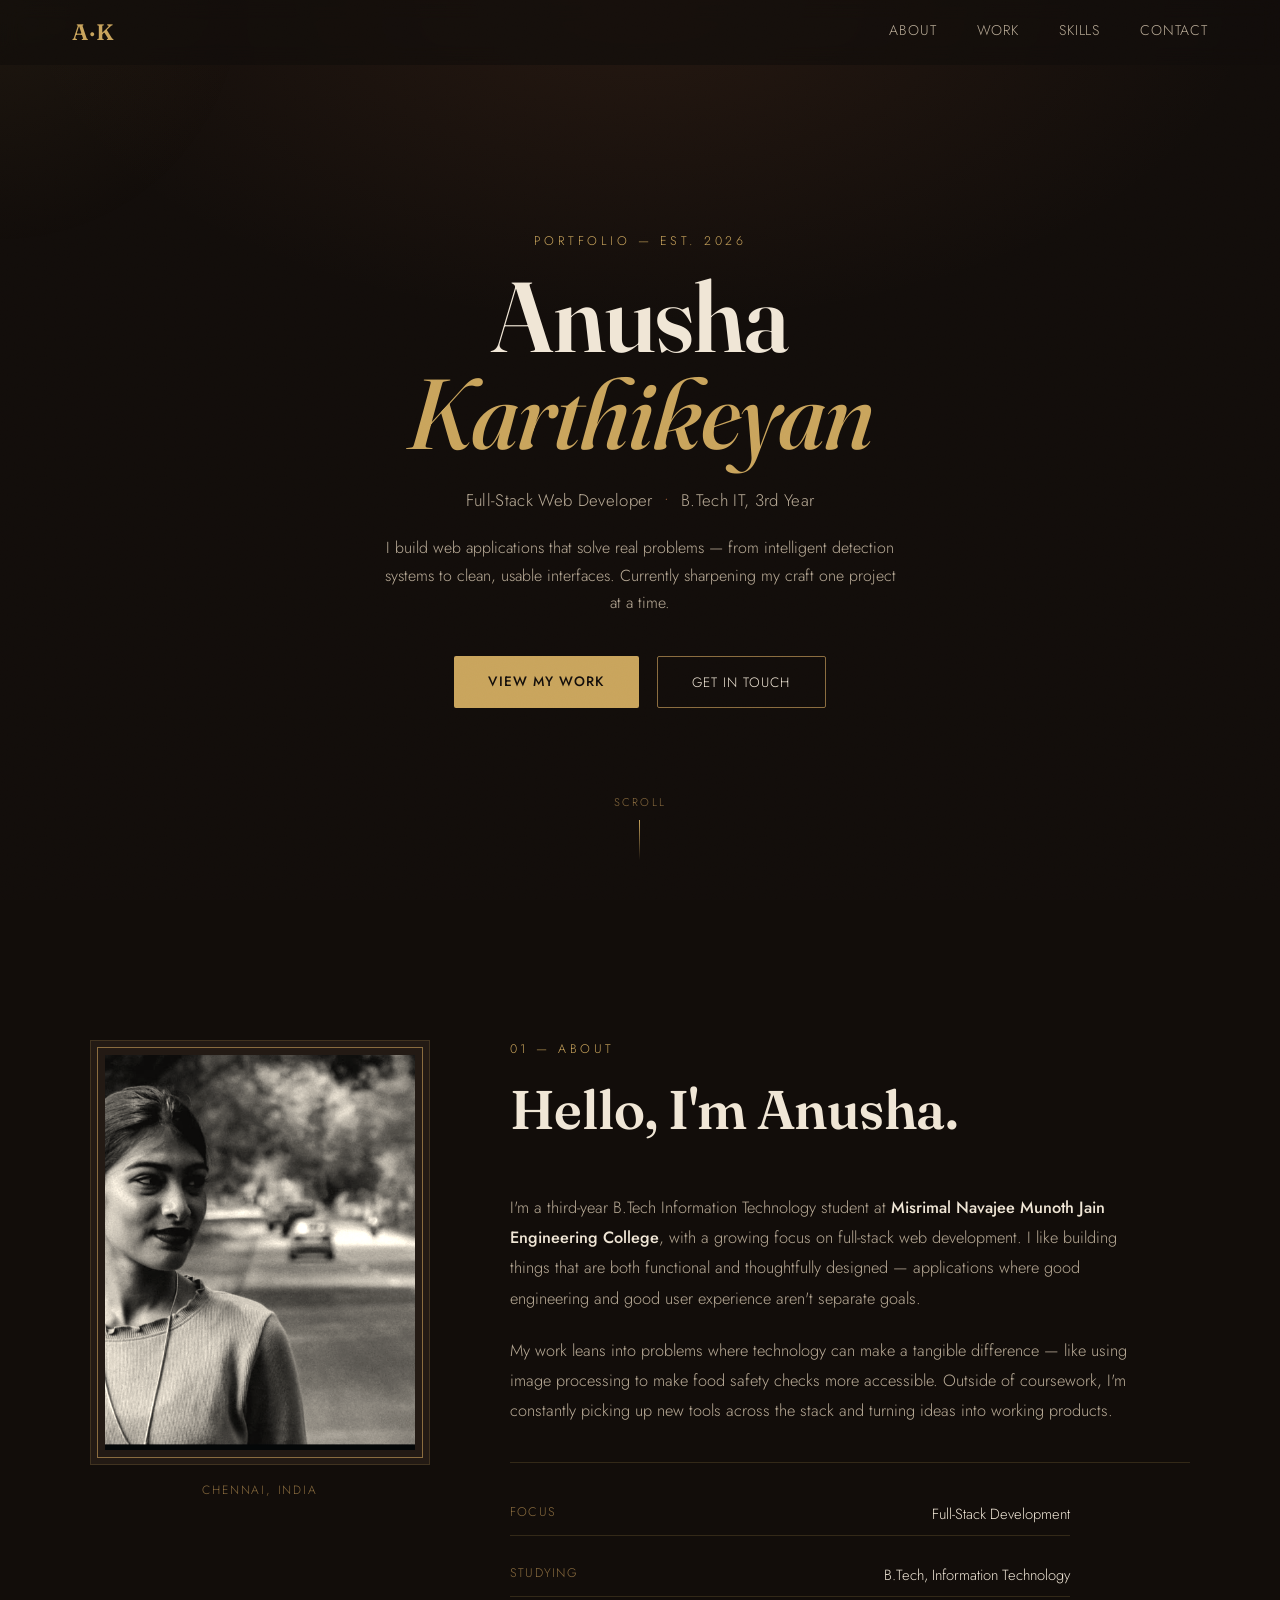
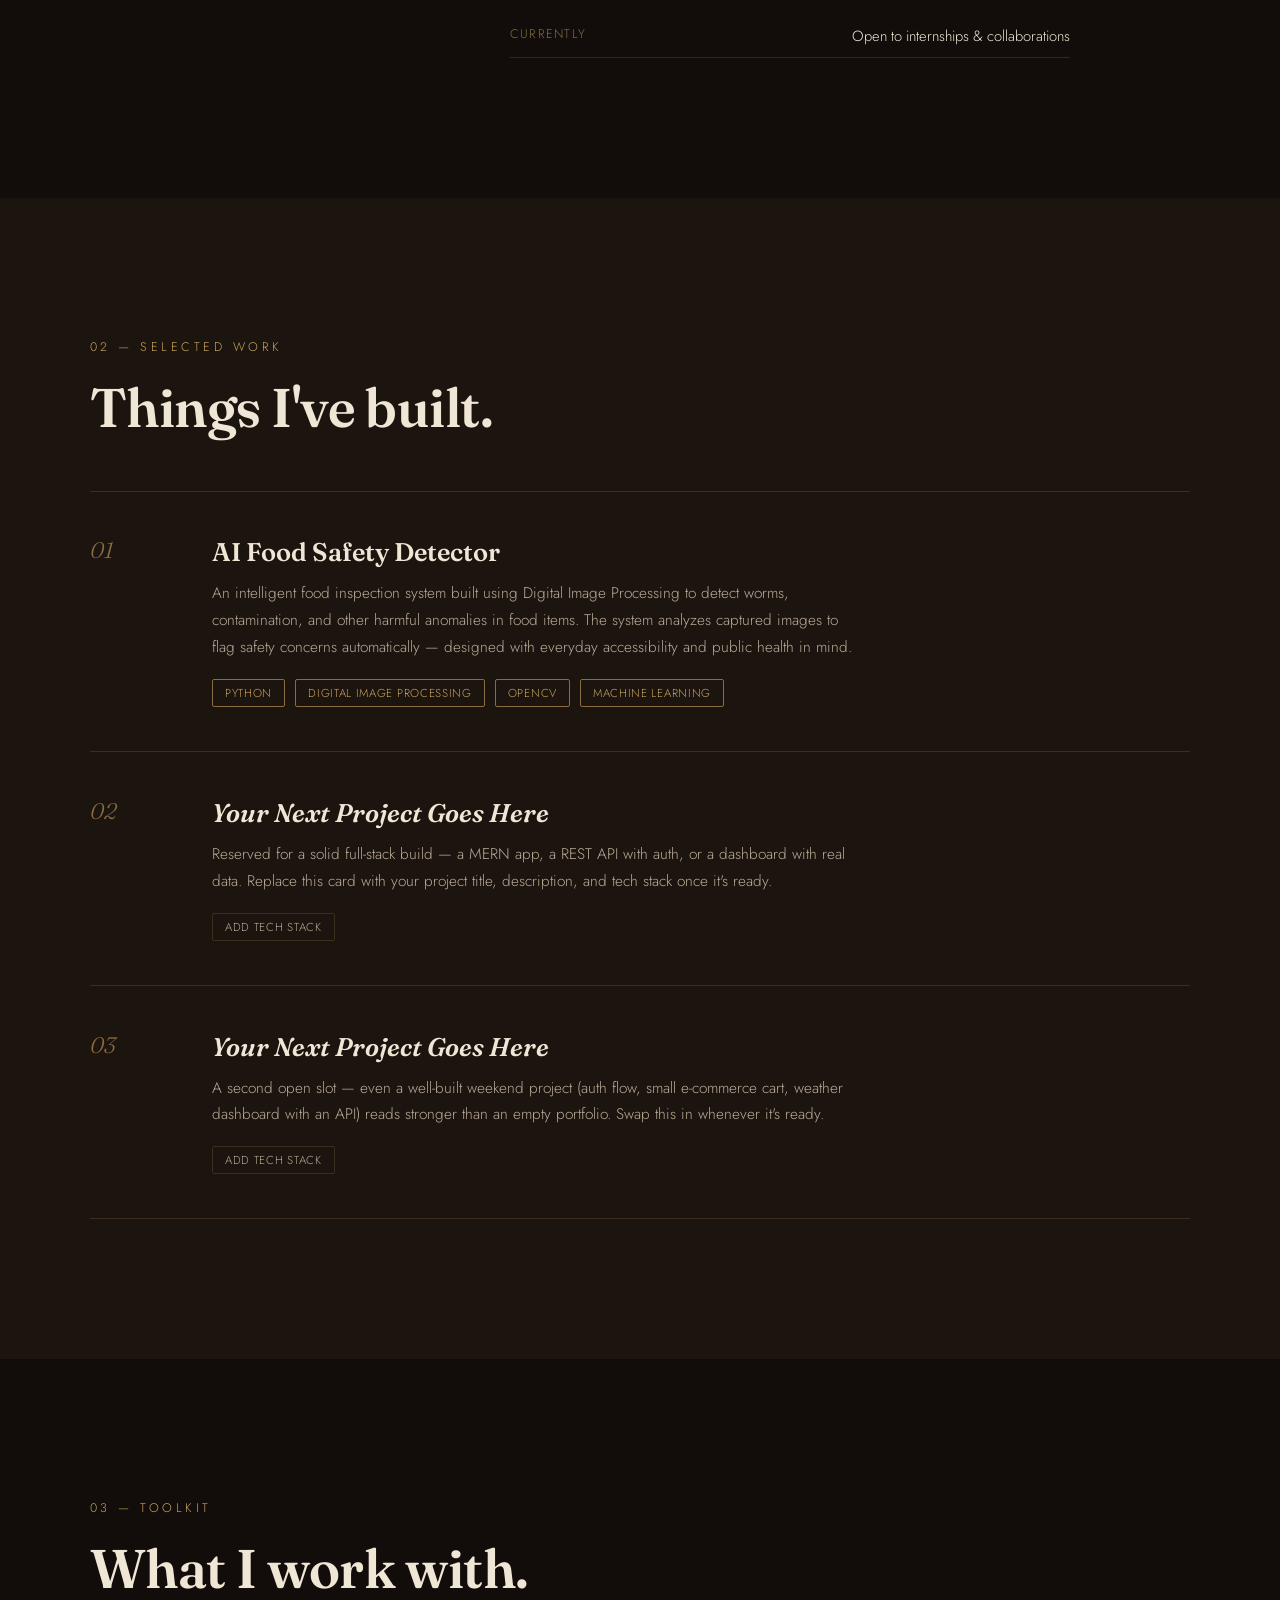
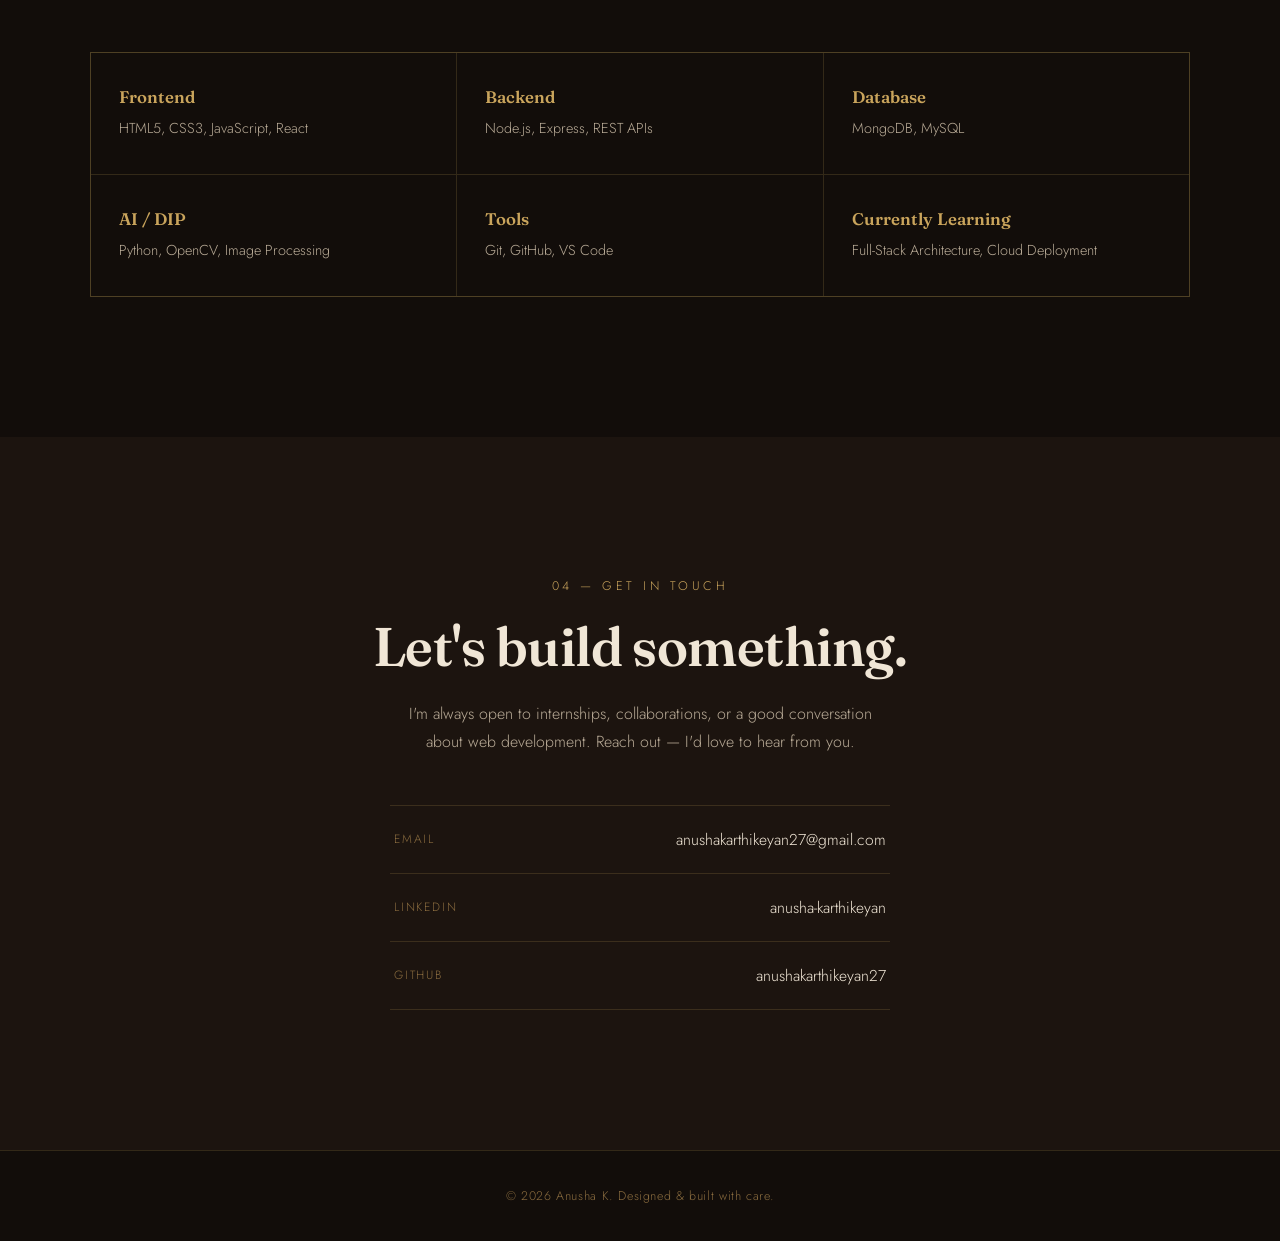
<file: index.html>
<!DOCTYPE html>
<html lang="en">
<head>
<meta charset="UTF-8">
<meta name="viewport" content="width=device-width, initial-scale=1.0">
<title>Anusha K — Full-Stack Developer</title>
<meta name="description" content="Anusha K — Full-Stack Web Developer & B.Tech IT Student. Building intelligent, human-centered web applications.">

<link rel="preconnect" href="https://fonts.googleapis.com">
<link rel="preconnect" href="https://fonts.gstatic.com" crossorigin>
<link href="https://fonts.googleapis.com/css2?family=Fraunces:ital,opsz,wght@0,9..144,400;0,9..144,600;0,9..144,700;1,9..144,500&family=Jost:wght@300;400;500;600&display=swap" rel="stylesheet">

<link rel="stylesheet" href="style.css">
</head>
<body>

<div class="grain"></div>
<div class="cursor-glow" id="cursorGlow"></div>

<!-- ===== NAV ===== -->
<header class="nav" id="nav">
  <div class="nav-inner">
    <a href="#hero" class="nav-mark">A·K</a>
    <nav class="nav-links">
      <a href="#about">About</a>
      <a href="#work">Work</a>
      <a href="#skills">Skills</a>
      <a href="#contact">Contact</a>
    </nav>
    <button class="nav-toggle" id="navToggle" aria-label="Toggle menu">
      <span></span><span></span><span></span>
    </button>
  </div>
</header>

<!-- ===== HERO ===== -->
<section class="hero" id="hero">
  <div class="hero-inner">
    <p class="eyebrow reveal">Portfolio — Est. 2026</p>
    <h1 class="hero-title">
      <span class="reveal" style="--d:0.05s">Anusha</span>
      <span class="reveal" style="--d:0.15s">Karthikeyan</span>
    </h1>
    <p class="hero-role reveal" style="--d:0.3s">Full-Stack Web Developer <span class="dot">•</span> B.Tech IT, 3rd Year</p>
    <p class="hero-sub reveal" style="--d:0.4s">I build web applications that solve real problems — from intelligent detection systems to clean, usable interfaces. Currently sharpening my craft one project at a time.</p>
    <div class="hero-cta reveal" style="--d:0.5s">
      <a href="#work" class="btn btn-primary">View My Work</a>
      <a href="#contact" class="btn btn-ghost">Get In Touch</a>
    </div>
  </div>
  <div class="hero-scroll">
    <span>Scroll</span>
    <div class="scroll-line"></div>
  </div>
</section>

<!-- ===== ABOUT ===== -->
<section class="section" id="about">
  <div class="section-inner about-grid">
    <div class="about-photo reveal-up">
      <div class="photo-frame">
        <img src="profile.jpg" alt="Anusha K" id="profileImg" onerror="this.style.display='none'; document.getElementById('photoFallback').style.display='flex';">
        <div class="photo-fallback" id="photoFallback">AK</div>
      </div>
      <div class="photo-caption">Chennai, India</div>
    </div>
    <div class="about-text">
      <p class="eyebrow reveal-up">01 — About</p>
      <h2 class="section-title reveal-up">Hello, I'm Anusha.</h2>
      <p class="about-body reveal-up">
        I'm a third-year B.Tech Information Technology student at <strong>Misrimal Navajee Munoth Jain Engineering College</strong>,
        with a growing focus on full-stack web development. I like building things that are both functional and thoughtfully designed —
        applications where good engineering and good user experience aren't separate goals.
      </p>
      <p class="about-body reveal-up">
        My work leans into problems where technology can make a tangible difference — like using image processing to make food safety
        checks more accessible. Outside of coursework, I'm constantly picking up new tools across the stack and turning ideas into
        working products.
      </p>
      <div class="about-facts reveal-up">
        <div class="fact">
          <span class="fact-label">Focus</span>
          <span class="fact-value">Full-Stack Development</span>
        </div>
        <div class="fact">
          <span class="fact-label">Studying</span>
          <span class="fact-value">B.Tech, Information Technology</span>
        </div>
        <div class="fact">
          <span class="fact-label">Currently</span>
          <span class="fact-value">Open to internships & collaborations</span>
        </div>
      </div>
    </div>
  </div>
</section>

<!-- ===== WORK ===== -->
<section class="section section-alt" id="work">
  <div class="section-inner">
    <p class="eyebrow reveal-up">02 — Selected Work</p>
    <h2 class="section-title reveal-up">Things I've built.</h2>

    <div class="projects">
      <article class="project reveal-up">
        <div class="project-index">01</div>
        <div class="project-body">
          <h3 class="project-title">AI Food Safety Detector</h3>
          <p class="project-desc">
            An intelligent food inspection system built using Digital Image Processing to detect worms, contamination, and other
            harmful anomalies in food items. The system analyzes captured images to flag safety concerns automatically — designed
            with everyday accessibility and public health in mind.
          </p>
          <ul class="project-tags">
            <li>Python</li>
            <li>Digital Image Processing</li>
            <li>OpenCV</li>
            <li>Machine Learning</li>
          </ul>
        </div>
      </article>

      <article class="project reveal-up project-placeholder">
        <div class="project-index">02</div>
        <div class="project-body">
          <h3 class="project-title">Your Next Project Goes Here</h3>
          <p class="project-desc">
            Reserved for a solid full-stack build — a MERN app, a REST API with auth, or a dashboard with real data.
            Replace this card with your project title, description, and tech stack once it's ready.
          </p>
          <ul class="project-tags">
            <li>Add tech stack</li>
          </ul>
        </div>
      </article>

      <article class="project reveal-up project-placeholder">
        <div class="project-index">03</div>
        <div class="project-body">
          <h3 class="project-title">Your Next Project Goes Here</h3>
          <p class="project-desc">
            A second open slot — even a well-built weekend project (auth flow, small e-commerce cart, weather dashboard with an API)
            reads stronger than an empty portfolio. Swap this in whenever it's ready.
          </p>
          <ul class="project-tags">
            <li>Add tech stack</li>
          </ul>
        </div>
      </article>
    </div>
  </div>
</section>

<!-- ===== SKILLS ===== -->
<section class="section" id="skills">
  <div class="section-inner">
    <p class="eyebrow reveal-up">03 — Toolkit</p>
    <h2 class="section-title reveal-up">What I work with.</h2>

    <div class="skills-grid">
      <div class="skill-group reveal-up">
        <h4>Frontend</h4>
        <p>HTML5, CSS3, JavaScript, React</p>
      </div>
      <div class="skill-group reveal-up">
        <h4>Backend</h4>
        <p>Node.js, Express, REST APIs</p>
      </div>
      <div class="skill-group reveal-up">
        <h4>Database</h4>
        <p>MongoDB, MySQL</p>
      </div>
      <div class="skill-group reveal-up">
        <h4>AI / DIP</h4>
        <p>Python, OpenCV, Image Processing</p>
      </div>
      <div class="skill-group reveal-up">
        <h4>Tools</h4>
        <p>Git, GitHub, VS Code</p>
      </div>
      <div class="skill-group reveal-up">
        <h4>Currently Learning</h4>
        <p>Full-Stack Architecture, Cloud Deployment</p>
      </div>
    </div>
  </div>
</section>

<!-- ===== CONTACT ===== -->
<section class="section section-contact" id="contact">
  <div class="section-inner">
    <p class="eyebrow reveal-up">04 — Get In Touch</p>
    <h2 class="section-title reveal-up">Let's build something.</h2>
    <p class="contact-sub reveal-up">
      I'm always open to internships, collaborations, or a good conversation about web development. Reach out — I'd love to hear from you.
    </p>
    <div class="contact-links reveal-up">
      <a href="mailto:anushakarthikeyan27@gmail.com" class="contact-link">
        <span class="contact-label">Email</span>
        <span class="contact-value">anushakarthikeyan27@gmail.com</span>
      </a>
      <a href="https://in.linkedin.com/in/anusha-karthikeyan-b1355b329" target="_blank" rel="noopener" class="contact-link">
        <span class="contact-label">LinkedIn</span>
        <span class="contact-value">anusha-karthikeyan</span>
      </a>
      <a href="https://github.com/anushakarthikeyan27-wq" target="_blank" rel="noopener" class="contact-link">
        <span class="contact-label">GitHub</span>
        <span class="contact-value">anushakarthikeyan27</span>
      </a>
    </div>
  </div>
</section>

<footer class="footer">
  <p>&copy; 2026 Anusha K. Designed & built with care.</p>
</footer>

<script src="script.js"></script>
</body>
</html>
</file>
<file: style.css>
/* ============================================
   ANUSHA K — PORTFOLIO
   Palette: deep espresso black, aged brass, cream parchment
   ============================================ */

:root {
  --bg-void:      #120d0a;
  --bg-deep:      #1c140f;
  --bg-panel:     #231a14;
  --brass:        #c9a45c;
  --brass-dim:    #8a6c3f;
  --clay:         #a8613c;
  --cream:        #f0e6d6;
  --cream-dim:    #b9ab97;
  --line:         rgba(201, 164, 92, 0.18);

  --font-display: "Fraunces", serif;
  --font-body:    "Jost", sans-serif;

  --ease: cubic-bezier(0.22, 1, 0.36, 1);
}

* { margin: 0; padding: 0; box-sizing: border-box; }

html { scroll-behavior: smooth; }

body {
  background: var(--bg-void);
  color: var(--cream);
  font-family: var(--font-body);
  font-weight: 300;
  overflow-x: hidden;
  position: relative;
}

/* film grain texture overlay */
.grain {
  position: fixed;
  inset: 0;
  pointer-events: none;
  z-index: 999;
  opacity: 0.045;
  background-image: url("data:image/svg+xml,%3Csvg xmlns='http://www.w3.org/2000/svg' width='120' height='120'%3E%3Cfilter id='n'%3E%3CfeTurbulence type='fractalNoise' baseFrequency='0.9' numOctaves='2' stitchTiles='stitch'/%3E%3C/filter%3E%3Crect width='100%25' height='100%25' filter='url(%23n)'/%3E%3C/svg%3E");
  mix-blend-mode: overlay;
}

.cursor-glow {
  position: fixed;
  width: 500px;
  height: 500px;
  border-radius: 50%;
  background: radial-gradient(circle, rgba(201,164,92,0.06) 0%, transparent 70%);
  pointer-events: none;
  z-index: 1;
  transform: translate(-50%, -50%);
  transition: opacity 0.3s ease;
  will-change: transform;
}

@media (max-width: 768px) { .cursor-glow { display: none; } }

/* ===== reveal-on-scroll ===== */
.reveal, .reveal-up {
  opacity: 0;
  transform: translateY(24px);
  transition: opacity 0.9s var(--ease), transform 0.9s var(--ease);
  transition-delay: var(--d, 0s);
}
.reveal.is-visible, .reveal-up.is-visible {
  opacity: 1;
  transform: translateY(0);
}

/* ===== NAV ===== */
.nav {
  position: fixed;
  top: 0; left: 0; right: 0;
  z-index: 100;
  background: rgba(18, 13, 10, 0.7);
  backdrop-filter: blur(10px);
  border-bottom: 1px solid transparent;
  transition: border-color 0.4s ease, background 0.4s ease;
}
.nav.scrolled {
  border-bottom-color: var(--line);
  background: rgba(18, 13, 10, 0.92);
}
.nav-inner {
  max-width: 1200px;
  margin: 0 auto;
  padding: 18px 32px;
  display: flex;
  align-items: center;
  justify-content: space-between;
}
.nav-mark {
  font-family: var(--font-display);
  font-size: 1.4rem;
  font-weight: 600;
  color: var(--brass);
  text-decoration: none;
  letter-spacing: 0.05em;
}
.nav-links {
  display: flex;
  gap: 40px;
}
.nav-links a {
  color: var(--cream-dim);
  text-decoration: none;
  font-size: 0.88rem;
  letter-spacing: 0.06em;
  text-transform: uppercase;
  position: relative;
  padding-bottom: 4px;
  transition: color 0.3s ease;
}
.nav-links a::after {
  content: "";
  position: absolute;
  left: 0; bottom: 0;
  width: 0; height: 1px;
  background: var(--brass);
  transition: width 0.35s var(--ease);
}
.nav-links a:hover { color: var(--brass); }
.nav-links a:hover::after { width: 100%; }

.nav-toggle {
  display: none;
  flex-direction: column;
  gap: 5px;
  background: none;
  border: none;
  cursor: pointer;
  padding: 6px;
}
.nav-toggle span {
  width: 22px; height: 1.5px;
  background: var(--brass);
}

/* ===== HERO ===== */
.hero {
  min-height: 100vh;
  display: flex;
  flex-direction: column;
  align-items: center;
  justify-content: center;
  text-align: center;
  padding: 120px 24px 80px;
  position: relative;
  background:
    radial-gradient(ellipse 80% 60% at 50% 0%, rgba(168, 97, 60, 0.12), transparent 60%),
    var(--bg-void);
}
.hero-inner { max-width: 780px; }

.eyebrow {
  font-family: var(--font-body);
  font-size: 0.78rem;
  letter-spacing: 0.28em;
  text-transform: uppercase;
  color: var(--brass);
  margin-bottom: 18px;
}

.hero-title {
  font-family: var(--font-display);
  font-weight: 600;
  font-size: clamp(3rem, 9vw, 6.2rem);
  line-height: 0.98;
  color: var(--cream);
  letter-spacing: -0.01em;
}
.hero-title span { display: block; }
.hero-title span:last-child {
  font-style: italic;
  font-weight: 500;
  color: var(--brass);
}

.hero-role {
  margin-top: 26px;
  font-size: 1.05rem;
  color: var(--cream-dim);
  letter-spacing: 0.02em;
}
.hero-role .dot { color: var(--clay); margin: 0 6px; }

.hero-sub {
  margin: 22px auto 0;
  max-width: 520px;
  font-size: 1rem;
  line-height: 1.7;
  color: var(--cream-dim);
}

.hero-cta {
  margin-top: 40px;
  display: flex;
  gap: 18px;
  justify-content: center;
  flex-wrap: wrap;
}

.btn {
  font-family: var(--font-body);
  font-size: 0.85rem;
  letter-spacing: 0.08em;
  text-transform: uppercase;
  text-decoration: none;
  padding: 15px 34px;
  border-radius: 2px;
  transition: all 0.4s var(--ease);
  display: inline-block;
}
.btn-primary {
  background: var(--brass);
  color: var(--bg-void);
  font-weight: 500;
}
.btn-primary:hover {
  background: var(--cream);
  transform: translateY(-2px);
  box-shadow: 0 12px 30px rgba(201,164,92,0.25);
}
.btn-ghost {
  border: 1px solid var(--brass-dim);
  color: var(--cream);
}
.btn-ghost:hover {
  border-color: var(--brass);
  background: rgba(201,164,92,0.08);
  transform: translateY(-2px);
}

.hero-scroll {
  position: absolute;
  bottom: 40px;
  display: flex;
  flex-direction: column;
  align-items: center;
  gap: 10px;
}
.hero-scroll span {
  font-size: 0.7rem;
  letter-spacing: 0.2em;
  text-transform: uppercase;
  color: var(--brass-dim);
}
.scroll-line {
  width: 1px;
  height: 40px;
  background: linear-gradient(to bottom, var(--brass), transparent);
  animation: scrollPulse 2s ease-in-out infinite;
}
@keyframes scrollPulse {
  0%, 100% { opacity: 0.3; }
  50% { opacity: 1; }
}

/* ===== SECTION SHARED ===== */
.section {
  padding: 140px 24px;
  position: relative;
}
.section-alt { background: var(--bg-deep); }
.section-inner {
  max-width: 1100px;
  margin: 0 auto;
}
.section-title {
  font-family: var(--font-display);
  font-weight: 600;
  font-size: clamp(2.2rem, 5vw, 3.4rem);
  color: var(--cream);
  margin-bottom: 50px;
  letter-spacing: -0.01em;
}

/* ===== ABOUT ===== */
.about-grid {
  display: grid;
  grid-template-columns: 340px 1fr;
  gap: 80px;
  align-items: start;
}
.about-photo { display: flex; flex-direction: column; align-items: center; gap: 16px; }
.photo-frame {
  width: 100%;
  aspect-ratio: 4/5;
  border: 1px solid var(--line);
  padding: 14px;
  position: relative;
  background: var(--bg-panel);
}
.photo-frame::before {
  content: "";
  position: absolute;
  inset: 0;
  border: 1px solid var(--brass-dim);
  margin: 6px;
  pointer-events: none;
}
.photo-frame img {
  width: 100%;
  height: 100%;
  object-fit: cover;
  filter: sepia(0.25) contrast(1.05);
  display: block;
}
.photo-fallback {
  display: none;
  width: 100%; height: 100%;
  align-items: center;
  justify-content: center;
  font-family: var(--font-display);
  font-size: 4rem;
  color: var(--brass);
  background: var(--bg-panel);
}
.photo-caption {
  font-size: 0.75rem;
  letter-spacing: 0.15em;
  text-transform: uppercase;
  color: var(--brass-dim);
}

.about-body {
  font-size: 1.02rem;
  line-height: 1.85;
  color: var(--cream-dim);
  margin-bottom: 22px;
  max-width: 620px;
}
.about-body strong { color: var(--cream); font-weight: 500; }

.about-facts {
  display: grid;
  gap: 18px;
  margin-top: 36px;
  padding-top: 30px;
  border-top: 1px solid var(--line);
}
.fact {
  display: flex;
  justify-content: space-between;
  padding: 10px 0;
  border-bottom: 1px solid var(--line);
  max-width: 560px;
}
.fact-label {
  font-size: 0.78rem;
  letter-spacing: 0.1em;
  text-transform: uppercase;
  color: var(--brass-dim);
}
.fact-value {
  font-size: 0.92rem;
  color: var(--cream);
  text-align: right;
}

/* ===== PROJECTS ===== */
.projects {
  display: flex;
  flex-direction: column;
  gap: 1px;
  border-top: 1px solid var(--line);
}
.project {
  display: grid;
  grid-template-columns: 90px 1fr;
  gap: 32px;
  padding: 44px 0;
  border-bottom: 1px solid var(--line);
  transition: padding-left 0.4s var(--ease);
}
.project:hover { padding-left: 14px; }
.project-index {
  font-family: var(--font-display);
  font-size: 1.4rem;
  color: var(--brass-dim);
  font-style: italic;
}
.project-title {
  font-family: var(--font-display);
  font-size: 1.6rem;
  font-weight: 600;
  color: var(--cream);
  margin-bottom: 12px;
  transition: color 0.3s ease;
}
.project:hover .project-title { color: var(--brass); }
.project-desc {
  color: var(--cream-dim);
  line-height: 1.75;
  max-width: 640px;
  margin-bottom: 18px;
  font-size: 0.96rem;
}
.project-tags {
  display: flex;
  flex-wrap: wrap;
  gap: 10px;
  list-style: none;
}
.project-tags li {
  font-size: 0.72rem;
  letter-spacing: 0.06em;
  text-transform: uppercase;
  color: var(--brass);
  border: 1px solid var(--brass-dim);
  padding: 5px 12px;
  border-radius: 2px;
}
.project-placeholder { opacity: 0.6; }
.project-placeholder .project-title { font-style: italic; }
.project-placeholder .project-tags li { color: var(--cream-dim); border-color: var(--line); }

/* ===== SKILLS ===== */
.skills-grid {
  display: grid;
  grid-template-columns: repeat(3, 1fr);
  gap: 1px;
  background: var(--line);
  border: 1px solid var(--line);
}
.skill-group {
  background: var(--bg-void);
  padding: 34px 28px;
  transition: background 0.35s ease;
}
.skill-group:hover { background: var(--bg-panel); }
.skill-group h4 {
  font-family: var(--font-display);
  font-size: 1.05rem;
  color: var(--brass);
  margin-bottom: 10px;
  font-weight: 600;
}
.skill-group p {
  font-size: 0.9rem;
  color: var(--cream-dim);
  line-height: 1.6;
}

/* ===== CONTACT ===== */
.section-contact {
  background: var(--bg-deep);
  text-align: center;
}
.section-contact .section-title { margin-bottom: 20px; }
.contact-sub {
  color: var(--cream-dim);
  max-width: 500px;
  margin: 0 auto 50px;
  line-height: 1.7;
}
.contact-links {
  display: flex;
  flex-direction: column;
  max-width: 500px;
  margin: 0 auto;
  border-top: 1px solid var(--line);
}
.contact-link {
  display: flex;
  justify-content: space-between;
  align-items: center;
  padding: 22px 4px;
  border-bottom: 1px solid var(--line);
  text-decoration: none;
  transition: padding-left 0.35s var(--ease), background 0.35s ease;
}
.contact-link:hover {
  padding-left: 12px;
  background: rgba(201,164,92,0.05);
}
.contact-label {
  font-size: 0.75rem;
  letter-spacing: 0.15em;
  text-transform: uppercase;
  color: var(--brass-dim);
}
.contact-value {
  font-size: 0.98rem;
  color: var(--cream);
}
.contact-link:hover .contact-value { color: var(--brass); }

/* ===== FOOTER ===== */
.footer {
  padding: 36px 24px;
  text-align: center;
  background: var(--bg-void);
  border-top: 1px solid var(--line);
}
.footer p {
  font-size: 0.78rem;
  color: var(--brass-dim);
  letter-spacing: 0.05em;
}

/* ===== RESPONSIVE ===== */
@media (max-width: 860px) {
  .about-grid { grid-template-columns: 1fr; }
  .about-photo { max-width: 280px; margin: 0 auto; }
  .skills-grid { grid-template-columns: repeat(2, 1fr); }
}

@media (max-width: 640px) {
  .nav-links { display: none; }
  .nav-toggle { display: flex; }
  .skills-grid { grid-template-columns: 1fr; }
  .project { grid-template-columns: 50px 1fr; gap: 18px; }
  .section { padding: 90px 20px; }
  .fact { flex-direction: column; gap: 4px; }
  .fact-value { text-align: left; }
}

@media (prefers-reduced-motion: reduce) {
  * { animation: none !important; transition: none !important; }
}
</file>
